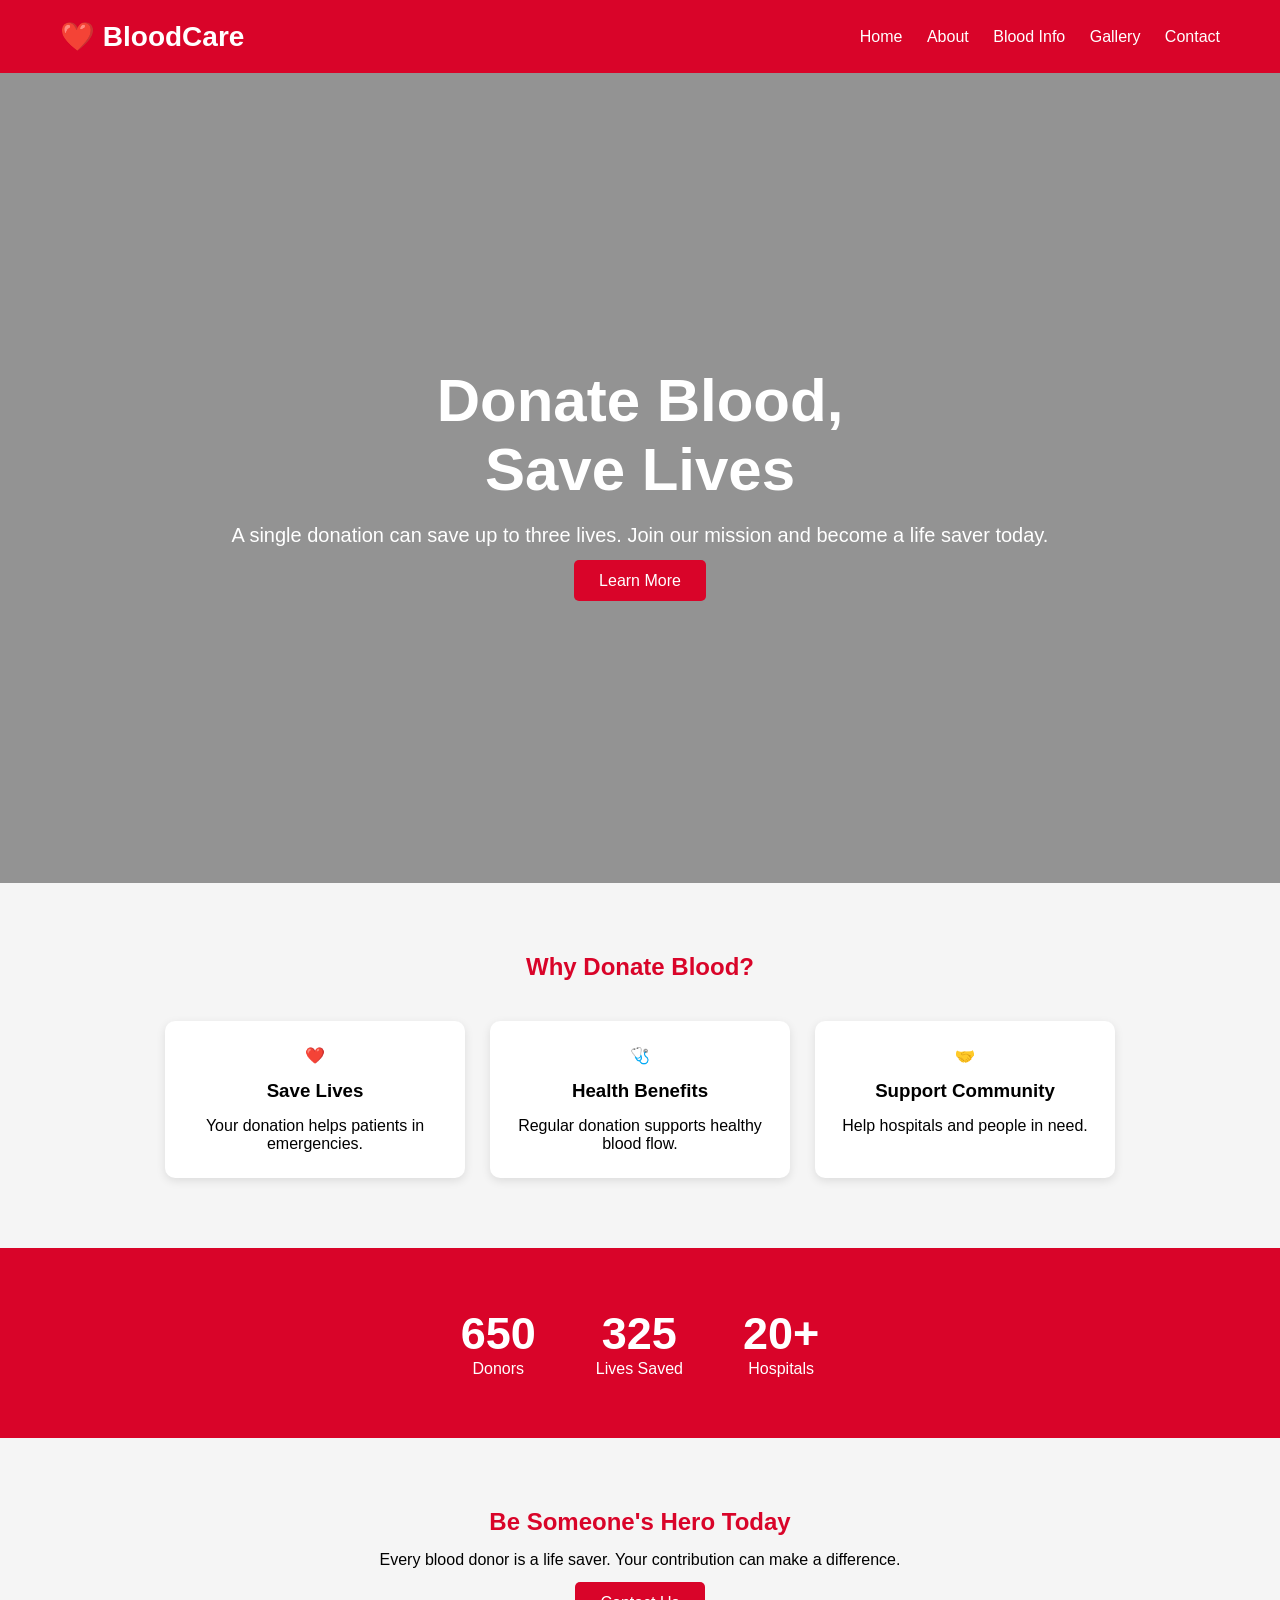
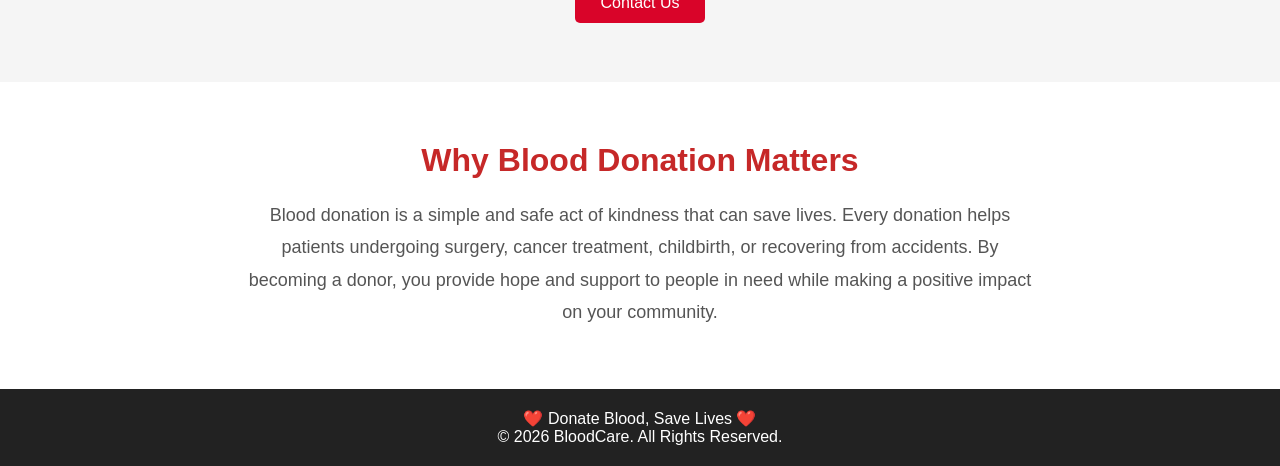
<file: index.html>
<!DOCTYPE html>
<html lang="en">
<head>
    <meta charset="UTF-8">
    <meta name="viewport" content="width=device-width, initial-scale=1.0">
    <title>BloodCare - Save Lives</title>
    <link rel="stylesheet" href="style.css">
</head>
<body>

    <!-- Header -->
    <header>
        <div class="logo">❤️ BloodCare</div>

        <nav>
            <a href="index.html">Home</a>
            <a href="about.html">About</a>
            <a href="blood.html">Blood Info</a>
             <a href="gallery.html" class="active">Gallery</a>
            <a href="contact.html">Contact</a>
        </nav>
    </header>

    <!-- Hero Section -->
    <section class="hero">

        <div class="hero-content">
            <h1>Donate Blood,<br> Save Lives</h1>

            <p>
                A single donation can save up to three lives.
                Join our mission and become a life saver today.
            </p>

            <a href="about.html" class="btn">
                Learn More
            </a>
        </div>

    </section>

    <!-- Features -->
    <section class="features">

        <h2>Why Donate Blood?</h2>

        <div class="feature-container">

            <div class="feature-box">
                ❤️
                <h3>Save Lives</h3>
                <p>Your donation helps patients in emergencies.</p>
            </div>

            <div class="feature-box">
                🩺
                <h3>Health Benefits</h3>
                <p>Regular donation supports healthy blood flow.</p>
            </div>

            <div class="feature-box">
                🤝
                <h3>Support Community</h3>
                <p>Help hospitals and people in need.</p>
            </div>

        </div>

    </section>

    <!-- Statistics -->
    <section class="stats">

        <div class="stat-box">
            <h2 class="counter" data-target="1000">0</h2>
            <p>Donors</p>
        </div>

        <div class="stat-box">
            <h2 class="counter" data-target="500">0</h2>
            <p>Lives Saved</p>
        </div>

        <div class="stat-box">
            <h2 class="counter" data-target="20">0</h2>
            <p>Hospitals</p>
        </div>

    </section>

    <!-- Call To Action -->
    <section class="cta">

        <h2>Be Someone's Hero Today</h2>

        <p>
            Every blood donor is a life saver.
            Your contribution can make a difference.
        </p>

        <a href="contact.html" class="btn">
            Contact Us
        </a>

    </section>
    <!-- About Blood Donation -->
<section class="donation-info">
    <div class="donation-content">
        <h2>Why Blood Donation Matters</h2>
        <p>
            Blood donation is a simple and safe act of kindness that can save lives.
            Every donation helps patients undergoing surgery, cancer treatment,
            childbirth, or recovering from accidents. By becoming a donor, you
            provide hope and support to people in need while making a positive
            impact on your community.
        </p>
    </div>
</section>

    <!-- Footer -->
    <footer>
        <p>❤️ Donate Blood, Save Lives ❤️</p>
        <p>&copy; 2026 BloodCare. All Rights Reserved.</p>
    </footer>

    <script src="script.js"></script>

</body>
</html>
</file>
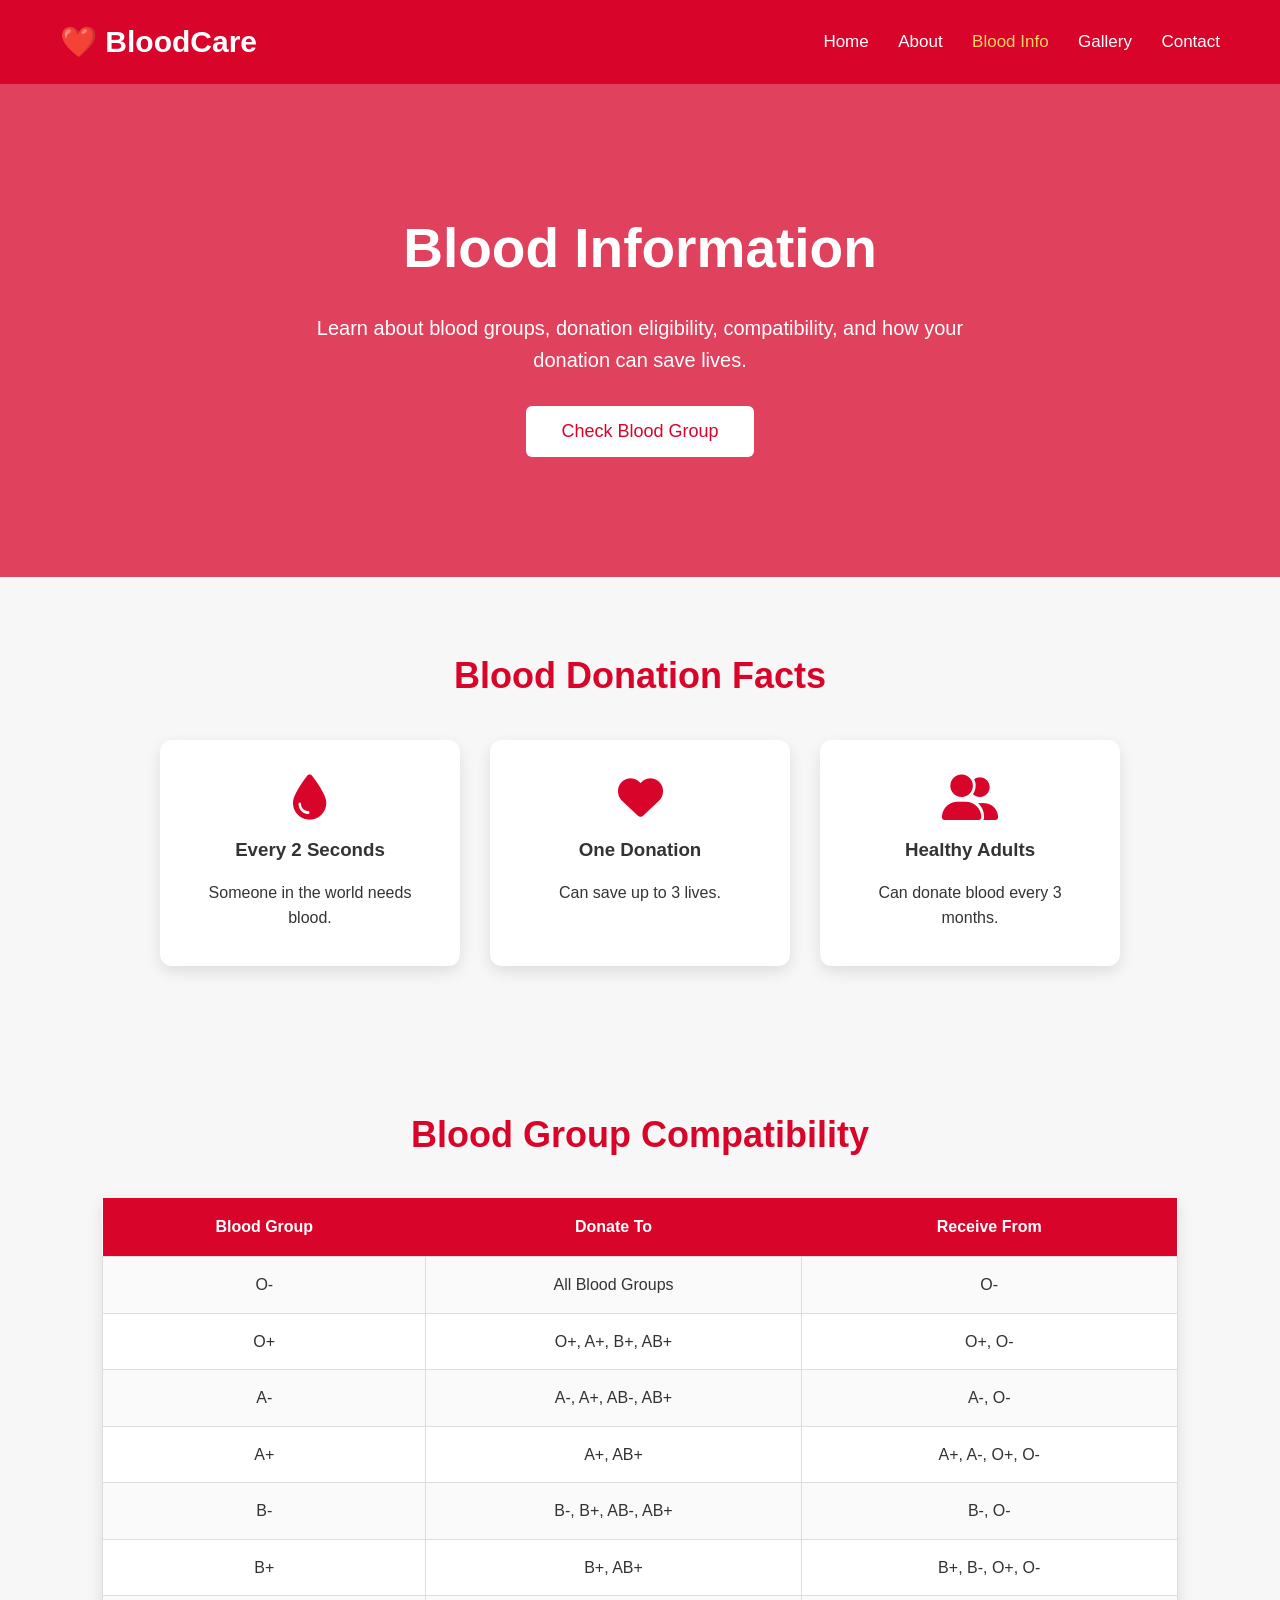
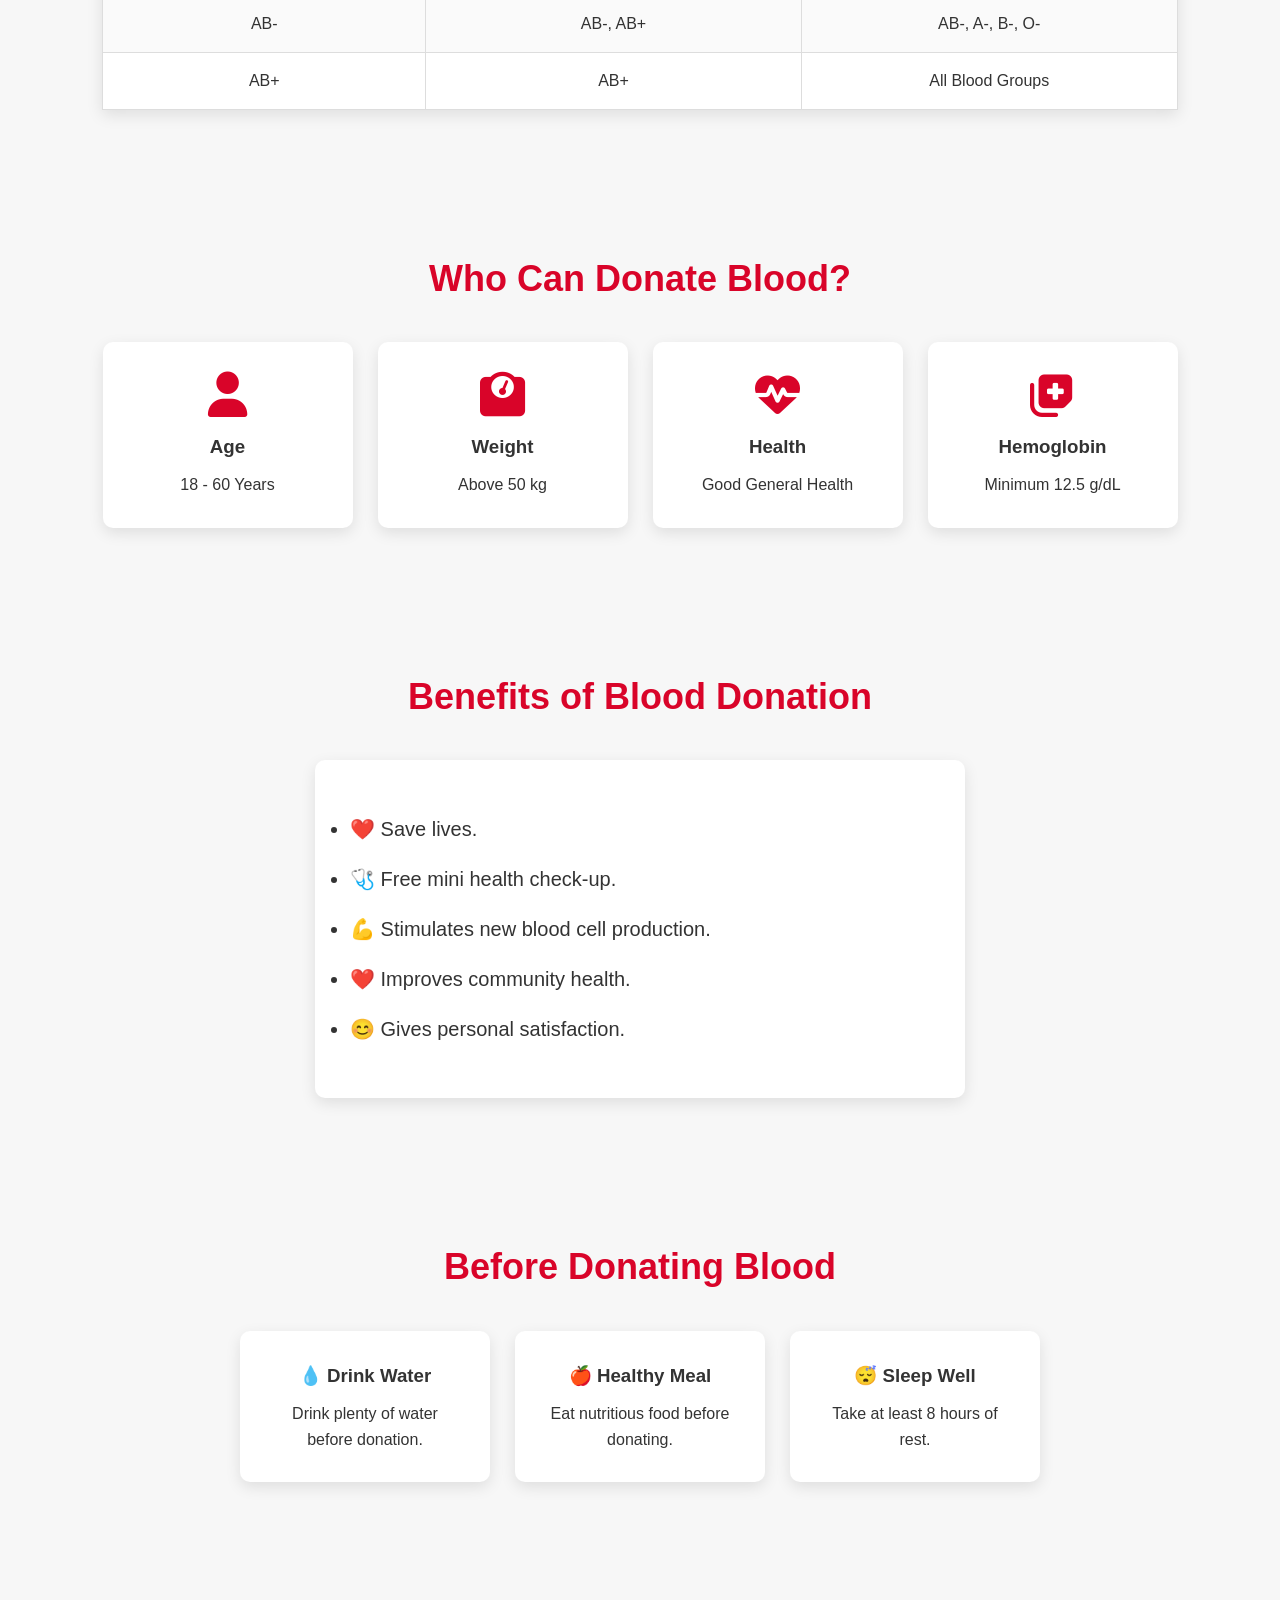
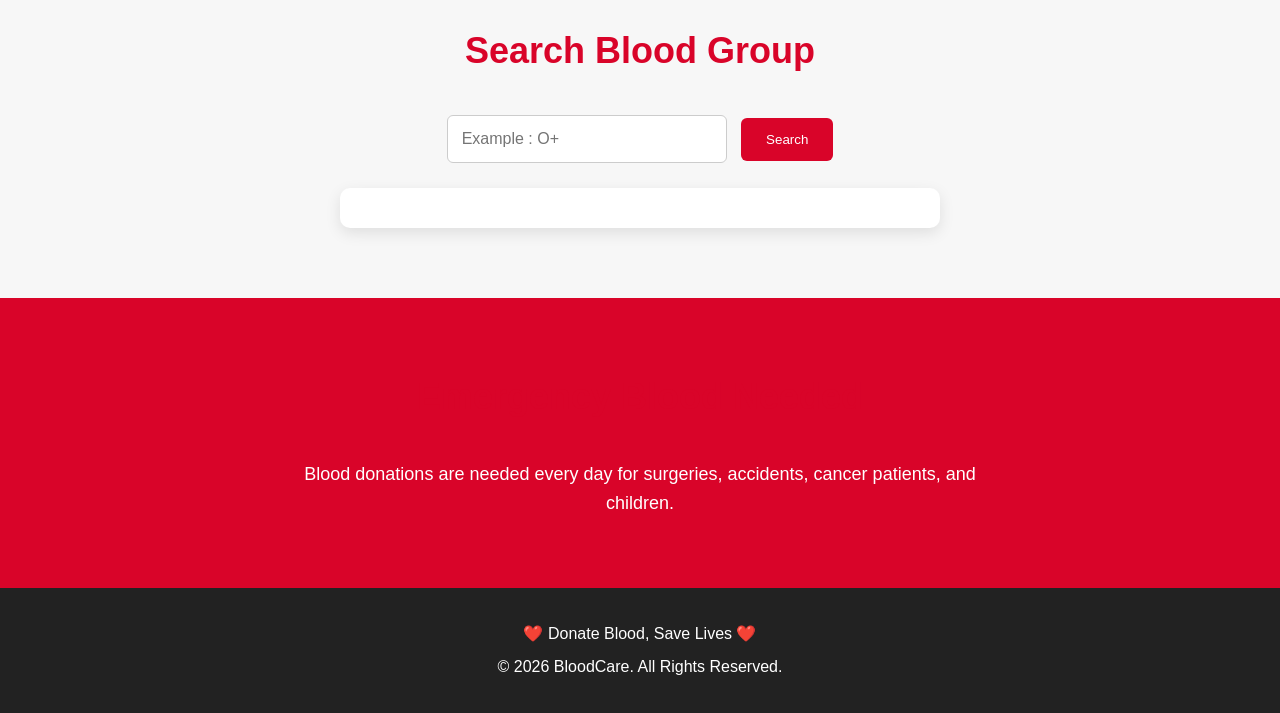
<file: blood.html>
<!DOCTYPE html>
<html lang="en">
<head>
    <meta charset="UTF-8">
    <meta name="viewport" content="width=device-width, initial-scale=1.0">
    <title>Blood Information | BloodCare</title>

    <link rel="stylesheet" href="blood.css">

    <!-- Font Awesome -->
    <link rel="stylesheet"
    href="https://cdnjs.cloudflare.com/ajax/libs/font-awesome/6.5.2/css/all.min.css">
</head>

<body>

<!-- ================= HEADER ================= -->

<header>
    <div class="logo"> ❤️ BloodCare</div>
        
    

    <nav>
        <a href="index.html">Home</a>
        <a href="about.html">About</a>
        <a href="blood.html" class="active">Blood Info</a>
        <a href="gallery.html">Gallery</a>
        <a href="contact.html">Contact</a>
    </nav>
</header>

<!-- ================= HERO ================= -->

<section class="hero">
    <div class="hero-content">
        <h1>Blood Information</h1>

        <p>
            Learn about blood groups,
            donation eligibility,
            compatibility,
            and how your donation can save lives.
        </p>

        <a href="#search">
            <button>Check Blood Group</button>
        </a>
    </div>
</section>

<!-- ================= FACTS ================= -->

<section class="facts">
    <h2>Blood Donation Facts</h2>

    <div class="fact-container">

        <div class="fact-card">
            <i class="fa-solid fa-droplet"></i>
            <h3>Every 2 Seconds</h3>
            <p>Someone in the world needs blood.</p>
        </div>

        <div class="fact-card">
            <i class="fa-solid fa-heart"></i>
            <h3>One Donation</h3>
            <p>Can save up to 3 lives.</p>
        </div>

        <div class="fact-card">
            <i class="fa-solid fa-user-group"></i>
            <h3>Healthy Adults</h3>
            <p>Can donate blood every 3 months.</p>
        </div>

    </div>
</section>

<!-- ================= BLOOD TABLE ================= -->

<section class="blood-groups">

<h2>Blood Group Compatibility</h2>

<table>

<tr>
<th>Blood Group</th>
<th>Donate To</th>
<th>Receive From</th>
</tr>

<tr>
<td>O-</td>
<td>All Blood Groups</td>
<td>O-</td>
</tr>

<tr>
<td>O+</td>
<td>O+, A+, B+, AB+</td>
<td>O+, O-</td>
</tr>

<tr>
<td>A-</td>
<td>A-, A+, AB-, AB+</td>
<td>A-, O-</td>
</tr>

<tr>
<td>A+</td>
<td>A+, AB+</td>
<td>A+, A-, O+, O-</td>
</tr>

<tr>
<td>B-</td>
<td>B-, B+, AB-, AB+</td>
<td>B-, O-</td>
</tr>

<tr>
<td>B+</td>
<td>B+, AB+</td>
<td>B+, B-, O+, O-</td>
</tr>

<tr>
<td>AB-</td>
<td>AB-, AB+</td>
<td>AB-, A-, B-, O-</td>
</tr>

<tr>
<td>AB+</td>
<td>AB+</td>
<td>All Blood Groups</td>
</tr>

</table>

</section>

<!-- ================= ELIGIBILITY ================= -->

<section class="eligibility">

<h2>Who Can Donate Blood?</h2>

<div class="cards">

<div class="card">
<i class="fa-solid fa-user"></i>
<h3>Age</h3>
<p>18 - 60 Years</p>
</div>

<div class="card">
<i class="fa-solid fa-weight-scale"></i>
<h3>Weight</h3>
<p>Above 50 kg</p>
</div>

<div class="card">
<i class="fa-solid fa-heart-pulse"></i>
<h3>Health</h3>
<p>Good General Health</p>
</div>

<div class="card">
<i class="fa-solid fa-notes-medical"></i>
<h3>Hemoglobin</h3>
<p>Minimum 12.5 g/dL</p>
</div>

</div>

</section>

<!-- ================= BENEFITS ================= -->

<section class="benefits">

<h2>Benefits of Blood Donation</h2>

<ul>
<li>❤️ Save lives.</li>
<li>🩺 Free mini health check-up.</li>
<li>💪 Stimulates new blood cell production.</li>
<li>❤️ Improves community health.</li>
<li>😊 Gives personal satisfaction.</li>
</ul>

</section>

<!-- ================= TIPS ================= -->

<section class="tips">

<h2>Before Donating Blood</h2>

<div class="cards">

<div class="card">
<h3>💧 Drink Water</h3>
<p>Drink plenty of water before donation.</p>
</div>

<div class="card">
<h3>🍎 Healthy Meal</h3>
<p>Eat nutritious food before donating.</p>
</div>

<div class="card">
<h3>😴 Sleep Well</h3>
<p>Take at least 8 hours of rest.</p>
</div>

</div>

</section>

<!-- ================= SEARCH ================= -->

<section class="search-section" id="search">

<h2>Search Blood Group</h2>

<input
type="text"
id="bloodGroup"
placeholder="Example : O+">

<button onclick="searchBlood()">
Search
</button>

<div id="result"></div>

</section>

<!-- ================= EMERGENCY ================= -->

<section class="emergency">

<h2>Emergency Blood Needed</h2>

<p>
Blood donations are needed every day
for surgeries,
accidents,
cancer patients,
and children.
</p>

</section>

<!-- ================= FOOTER ================= -->

<footer>

<p>❤️ Donate Blood, Save Lives ❤️</p>

<p>© 2026 BloodCare. All Rights Reserved.</p>

</footer>

<script src="blood.js"></script>

</body>
</html>
</file>
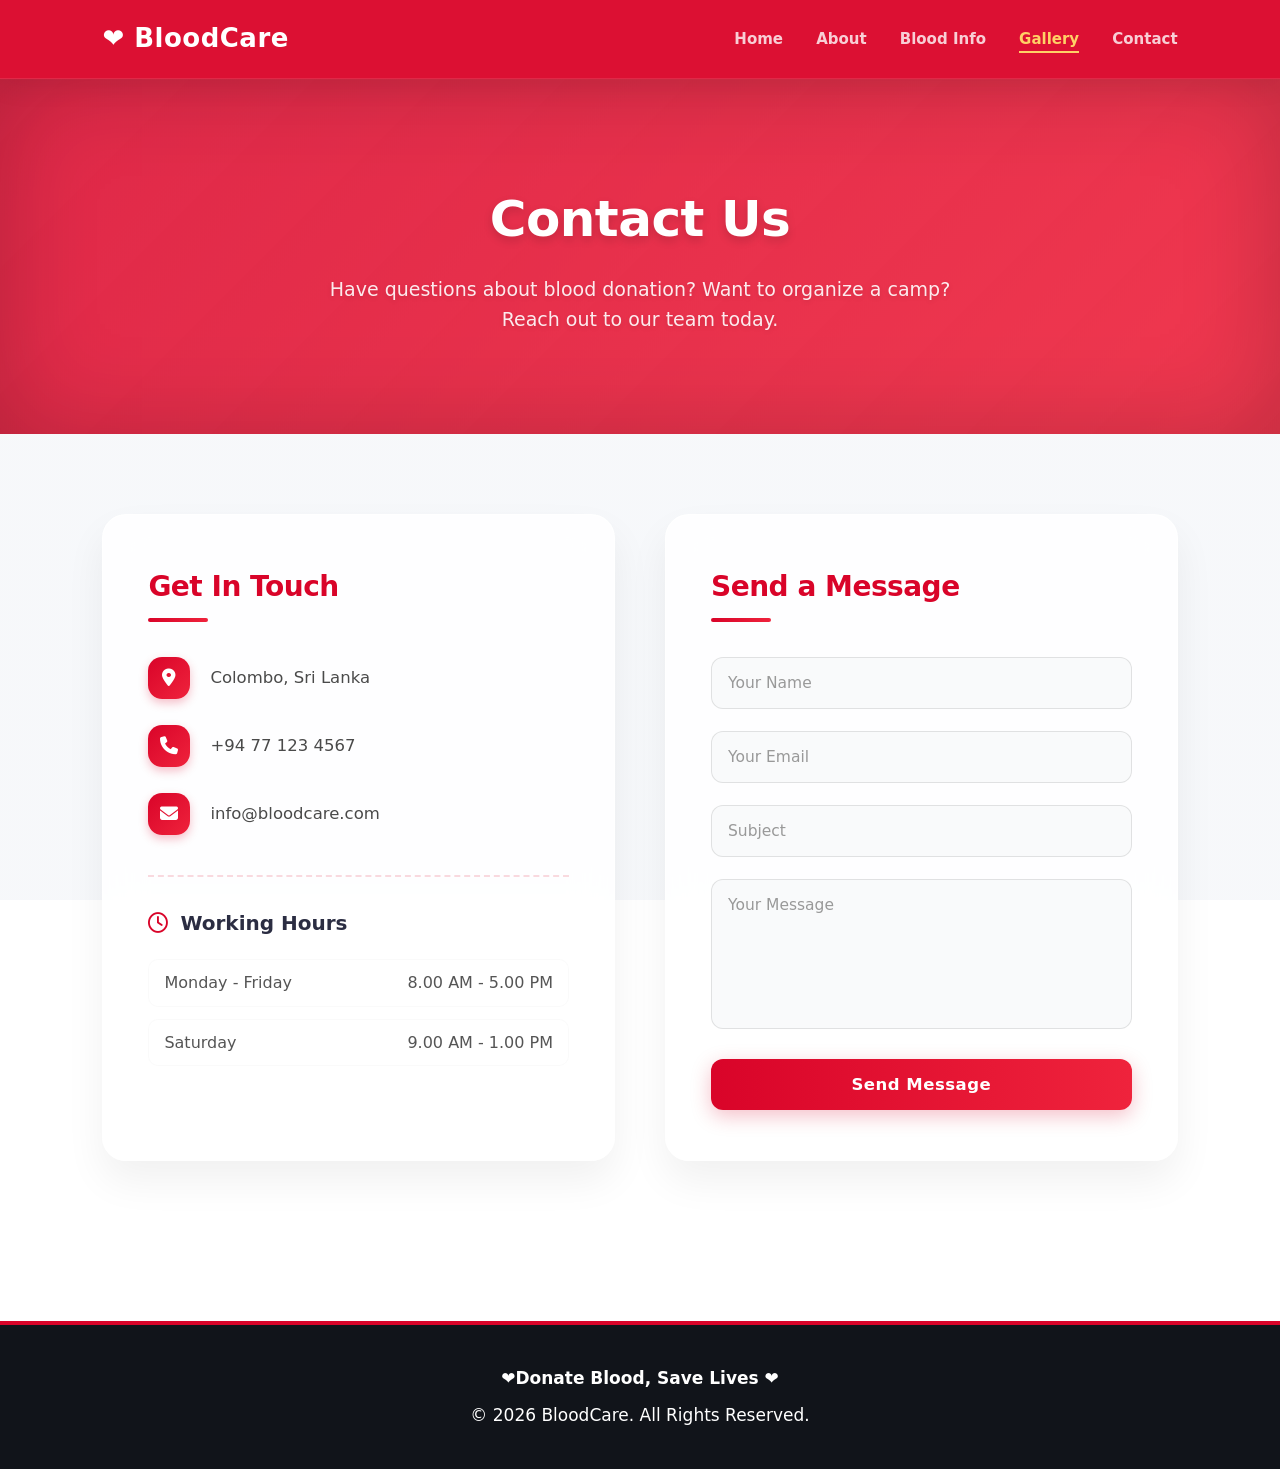
<file: contact.html>
<!DOCTYPE html>
<html lang="en">
<head>
    <meta charset="UTF-8">
    <meta name="viewport" content="width=device-width, initial-scale=1.0">
    <title>Contact Us - BloodCare</title>
    <link rel="stylesheet" href="https://cdnjs.cloudflare.com/ajax/libs/font-awesome/6.4.0/css/all.min.css">
    
    <style>
        * {
            margin: 0;
            padding: 0;
            box-sizing: border-box;
            font-family: 'Segoe UI', system-ui, -apple-system, sans-serif;
        }

        body {
            background: linear-gradient(rgba(245, 247, 250, 0.85), rgba(245, 247, 250, 0.85)), 
                        url('https://images.unsplash.com/photo-1615461066841-6116e61058f4?q=80&w=1920&auto=format&fit=crop');
            background-size: cover;
            background-position: center;
            background-attachment: fixed;
            color: #2b2d42;
            line-height: 1.6;
        }

        header {
            background: rgba(219, 4, 41, 0.95);
            backdrop-filter: blur(15px);
            -webkit-backdrop-filter: blur(15px);
            color: white;
            padding: 18px 8%;
            display: flex;
            justify-content: space-between;
            align-items: center;
            box-shadow: 0 4px 30px rgba(0, 0, 0, 0.08);
            position: sticky;
            top: 0;
            z-index: 1000;
            border-bottom: 1px solid rgba(255, 255, 255, 0.1);
        }

        .logo {
            font-size: 26px;
            font-weight: 700;
            letter-spacing: 0.5px;
            display: flex;
            align-items: center;
            gap: 10px;
        }

        nav a {
            color: rgba(255, 255, 255, 0.8);
            text-decoration: none;
            margin-left: 28px;
            font-weight: 600;
            font-size: 15px;
            transition: all 0.3s ease;
            position: relative;
            padding: 5px 0;
        }

        nav a::after {
            content: '';
            position: absolute;
            bottom: 0;
            left: 0;
            width: 0;
            height: 2px;
            background: #ffd166;
            transition: width 0.3s ease;
        }

        nav a:hover::after,
        .active::after {
            width: 100%;
        }

        nav a:hover,
        .active {
            color: #ffd166 !important;
        }

        .hero {
            background: linear-gradient(135deg, rgba(219, 4, 41, 0.85), rgba(239, 35, 60, 0.9)),
                        url('https://images.unsplash.com/photo-1615461066841-6116e61058f4?q=80&w=1920&auto=format&fit=crop');
            background-size: cover;
            background-position: center;
            text-align: center;
            padding: 100px 20px;
            color: white;
            position: relative;
            box-shadow: inset 0 0 100px rgba(0,0,0,0.2);
        }

        .hero h1 {
            color: white;
            font-size: 50px;
            font-weight: 800;
            margin-bottom: 15px;
            letter-spacing: -0.5px;
            text-shadow: 0 4px 10px rgba(0, 0, 0, 0.15);
        }

        .hero p {
            color: rgba(255, 255, 255, 0.9);
            font-size: 19px;
            max-width: 650px;
            margin: 0 auto;
            font-weight: 400;
            text-shadow: 0 2px 5px rgba(0, 0, 0, 0.1);
        }

        .contact-container {
            display: flex;
            justify-content: center;
            gap: 50px;
            padding: 80px 8%;
            flex-wrap: wrap;
        }

        .contact-info,
        .contact-form {
            background: rgba(255, 255, 255, 0.85);
            padding: 50px 45px;
            border-radius: 24px;
            box-shadow: 0 20px 40px rgba(0, 0, 0, 0.06);
            width: 100%;
            max-width: 520px;
            flex: 1 1 450px;
            border: 1px solid rgba(255, 255, 255, 0.7);
            backdrop-filter: blur(20px);
            -webkit-backdrop-filter: blur(20px);
            transition: transform 0.4s ease, box-shadow 0.4s ease;
        }

        .contact-info:hover,
        .contact-form:hover {
            transform: translateY(-5px);
            box-shadow: 0 30px 50px rgba(219, 4, 41, 0.1);
        }

        .contact-info h2,
        .contact-form h2 {
            color: #d90429;
            margin-bottom: 35px;
            font-size: 28px;
            position: relative;
            padding-bottom: 12px;
            font-weight: 700;
            letter-spacing: -0.5px;
        }

        .contact-info h2::after,
        .contact-form h2::after {
            content: '';
            position: absolute;
            left: 0;
            bottom: 0;
            width: 60px;
            height: 4px;
            background: linear-gradient(90deg, #d90429, #ef233c);
            border-radius: 4px;
        }

        .info-item {
            display: flex;
            align-items: center;
            margin: 26px 0;
            font-size: 16.5px;
            color: #4a4a4a;
            font-weight: 500;
        }

        .info-item i {
            font-size: 18px;
            color: white;
            margin-right: 20px;
            width: 42px;
            height: 42px;
            background: linear-gradient(135deg, #d90429, #ef233c);
            border-radius: 14px;
            display: flex;
            align-items: center;
            justify-content: center;
            box-shadow: 0 4px 10px rgba(219, 4, 41, 0.25);
        }

        .hours {
            margin-top: 40px;
            padding-top: 30px;
            border-top: 2px dashed rgba(219, 4, 41, 0.15);
        }

        .hours h3 {
            color: #2b2d42;
            margin-bottom: 20px;
            font-size: 20px;
            font-weight: 700;
            display: flex;
            align-items: center;
            gap: 12px;
        }

        .hours h3 i {
            color: #d90429;
        }

        .hours p {
            margin: 12px 0;
            color: #555;
            display: flex;
            justify-content: space-between;
            font-size: 16px;
            font-weight: 500;
            background: rgba(255, 255, 255, 0.5);
            padding: 10px 15px;
            border-radius: 10px;
            border: 1px solid rgba(0,0,0,0.02);
        }

        .form-group {
            margin-bottom: 22px;
        }

        .contact-form input,
        .contact-form textarea {
            width: 100%;
            padding: 16px;
            border: 1px solid rgba(0, 0, 0, 0.1);
            border-radius: 12px;
            font-size: 15.5px;
            transition: all 0.3s ease;
            background: rgba(248, 249, 250, 0.8);
            color: #2b2d42;
            font-weight: 500;
        }

        .contact-form input::placeholder,
        .contact-form textarea::placeholder {
            color: #999;
        }

        .contact-form input:focus,
        .contact-form textarea:focus {
            border-color: #d90429;
            box-shadow: 0 0 0 4px rgba(217, 4, 41, 0.12);
            outline: none;
            background: white;
        }

        .contact-form textarea {
            height: 150px;
            resize: none;
        }

        .contact-form button {
            width: 100%;
            padding: 16px;
            background: linear-gradient(90deg, #d90429, #ef233c);
            color: white;
            border: none;
            border-radius: 12px;
            font-size: 16.5px;
            font-weight: 600;
            cursor: pointer;
            transition: all 0.3s ease;
            box-shadow: 0 6px 20px rgba(217, 4, 41, 0.25);
            letter-spacing: 0.5px;
        }

        .contact-form button:hover {
            background: linear-gradient(90deg, #b00020, #d90429);
            transform: translateY(-2px);
            box-shadow: 0 8px 25px rgba(217, 4, 41, 0.35);
        }

        .contact-form button:active {
            transform: translateY(0);
        }

        footer {
            background: #11141a;
            color:white;
            text-align: center;
            padding: 40px 20px;
            margin-top: 80px;
            font-size: 17px;
            border-top: 4px solid #d90429;
        }

        footer p:first-child {
            color:white;
            font-weight: 700;
            font-size: 17px;
            margin-bottom: 10px;
            display: flex;
            align-items: center;
            justify-content: center;
            gap: 8px;
        }
    </style>
</head>
<body>

   <!-- Header -->
    <header>
        <div class="logo">❤️ BloodCare</div>

        <nav>
            <a href="index.html">Home</a>
            <a href="about.html">About</a>
            <a href="blood.html">Blood Info</a>
             <a href="gallery.html" class="active">Gallery</a>
            <a href="contact.html">Contact</a>
        </nav>
    </header>

    <section class="hero">
        <h1>Contact Us</h1>
        <p>Have questions about blood donation? Want to organize a camp? Reach out to our team today.</p>
    </section>

    <section class="contact-container">

        <div class="contact-info">
            <h2>Get In Touch</h2>
            <div class="info-item">
                <i class="fa-solid fa-location-dot"></i>
                <span>Colombo, Sri Lanka</span>
            </div>
            <div class="info-item">
                <i class="fa-solid fa-phone"></i>
                <span>+94 77 123 4567</span>
            </div>
            <div class="info-item">
                <i class="fa-solid fa-envelope"></i>
                <span>info@bloodcare.com</span>
            </div>

            <div class="hours">
                <h3><i class="fa-regular fa-clock"></i> Working Hours</h3>
                <p><span>Monday - Friday</span> <span>8.00 AM - 5.00 PM</span></p>
                <p><span>Saturday</span> <span>9.00 AM - 1.00 PM</span></p>
            </div>
        </div>

        <div class="contact-form">
            <h2>Send a Message</h2>
            <form id="contactForm">
                <div class="form-group">
                    <input type="text" id="name" placeholder="Your Name" required>
                </div>
                <div class="form-group">
                    <input type="email" id="email" placeholder="Your Email" required>
                </div>
                <div class="form-group">
                    <input type="text" id="subject" placeholder="Subject" required>
                </div>
                <div class="form-group">
                    <textarea id="message" placeholder="Your Message" required></textarea>
                </div>
                <button type="submit">Send Message</button>
            </form>
        </div>

    </section>

    <footer>
        <p> ❤️Donate Blood, Save Lives ❤️</p>
        <p>&copy; 2026 BloodCare. All Rights Reserved.</p>
    </footer>

    <script>
        document.getElementById("contactForm").addEventListener("submit", function(event) {
            event.preventDefault();

            let name = document.getElementById("name").value.trim();
            let email = document.getElementById("email").value.trim();
            let subject = document.getElementById("subject").value.trim();
            let message = document.getElementById("message").value.trim();

            if (name === "" || email === "" || subject === "" || message === "") {
                alert("Please fill all fields!");
                return;
            }

            alert("Thank you, " + name + "! Your message has been sent successfully.");
            document.getElementById("contactForm").reset();
        });
    </script>

</body>
</html>
</file>
<file: style.css>
*{
    margin:0;
    padding:0;
    box-sizing:border-box;
    font-family:Arial, sans-serif;
}

body{
    background:#f5f5f5;
}

/* Header */
header{
    background:#d90429;
    color:white;
    padding:20px 60px;
    display:flex;
    justify-content:space-between;
    align-items:center;
}

.logo{
    font-size:28px;
    font-weight:bold;
}

nav a{
    color:white;
    text-decoration:none;
    margin-left:20px;
    transition:0.3s;
}

nav a:hover{
    color:#ffd166;
}

/* Hero */
.hero{
    height:90vh;
    background:linear-gradient(rgba(0,0,0,0.4),
    rgba(0,0,0,0.4)),
    url(https://www.makatimed.net.ph/wp-content/uploads/2021/01/1000-67.jpg);
    background-size:cover;
    background-position:center;
    display:flex;
    justify-content:center;
    align-items:center;
    text-align:center;
    color:white;
}

.hero-content h1{
    font-size:60px;
    margin-bottom:20px;
}

.hero-content p{
    font-size:20px;
    margin-bottom:25px;
}

.btn{
    background:#d90429;
    color:white;
    text-decoration:none;
    padding:12px 25px;
    border-radius:5px;
    transition:0.3s;
}

.btn:hover{
    background:#b00020;
}

/* Features */
.features{
    padding:70px 50px;
    text-align:center;
}

.features h2{
    color:#d90429;
    margin-bottom:40px;
}

.feature-container{
    display:flex;
    justify-content:center;
    gap:25px;
    flex-wrap:wrap;
}

.feature-box{
    background:white;
    width:300px;
    padding:25px;
    border-radius:10px;
    box-shadow:0 3px 10px rgba(0,0,0,0.1);
    transition:0.3s;
}

.feature-box:hover{
    transform:translateY(-8px);
}

.feature-box h3{
    margin:15px 0;
}

/* Stats */
.stats{
    background:#d90429;
    color:white;
    display:flex;
    justify-content:center;
    gap:60px;
    flex-wrap:wrap;
    padding:60px 20px;
}

.stat-box{
    text-align:center;
}

.stat-box h2{
    font-size:45px;
}

/* CTA */
.cta{
    text-align:center;
    padding:70px 20px;
}

.cta h2{
    color:#d90429;
    margin-bottom:15px;
}

.cta p{
    margin-bottom:25px;
}

/* Footer */
footer{
    background:#222;
    color:white;
    text-align:center;
    padding:20px;
}
/* Donation Information */

.donation-info{
    background:#fff;
    padding:60px 20px;
    text-align:center;
}

.donation-content{
    max-width:800px;
    margin:auto;
}

.donation-content h2{
    color:#c62828;
    margin-bottom:20px;
    font-size:32px;
}

.donation-content p{
    font-size:18px;
    line-height:1.8;
    color:#555;
}
</file>
<file: blood.css>
*{
    margin:0;
    padding:0;
    box-sizing:border-box;
    font-family:Arial, Helvetica, sans-serif;
}

html{
    scroll-behavior:smooth;
}

body{
    background:#f7f7f7;
    color:#333;
    line-height:1.6;
}



header{
    background:#d90429;
    color:white;
    display:flex;
    justify-content:space-between;
    align-items:center;
    padding:18px 60px;
    position:sticky;
    top:0;
    z-index:1000;
}

.logo{
    font-size:30px;
    font-weight:bold;
}

.logo i{
    margin-right:8px;
}

nav a{
    color:white;
    text-decoration:none;
    margin-left:25px;
    font-size:17px;
    transition:.3s;
}

nav a:hover,
nav a.active{
    color:#ffd166;
}

/* ===========================
   HERO
=========================== */

.hero{
    background:linear-gradient(rgba(217,4,41,.75),rgba(217,4,41,.75)),
    url("https://images.unsplash.com/photo-1584515933487-779824d29309?auto=format&fit=crop&w=1400&q=80");
    background-size:cover;
    background-position:center;
    color:white;
    text-align:center;
    padding:120px 20px;
}

.hero h1{
    font-size:55px;
    margin-bottom:20px;
}

.hero p{
    max-width:700px;
    margin:auto;
    font-size:20px;
}

.hero button{
    margin-top:30px;
    padding:15px 35px;
    border:none;
    border-radius:6px;
    background:white;
    color:#d90429;
    font-size:18px;
    cursor:pointer;
    transition:.3s;
}

.hero button:hover{
    background:#ffd166;
}



section{
    padding:70px 8%;
}

section h2{
    text-align:center;
    color:#d90429;
    margin-bottom:35px;
    font-size:36px;
}



.fact-container{
    display:flex;
    justify-content:center;
    gap:30px;
    flex-wrap:wrap;
}

.fact-card{
    background:white;
    width:300px;
    padding:35px;
    border-radius:12px;
    text-align:center;
    box-shadow:0 6px 15px rgba(0,0,0,.1);
    transition:.3s;
}

.fact-card:hover{
    transform:translateY(-10px);
}

.fact-card i{
    font-size:45px;
    color:#d90429;
    margin-bottom:15px;
}

.fact-card h3{
    margin-bottom:15px;
}


table{
    width:100%;
    border-collapse:collapse;
    background:white;
    box-shadow:0 5px 15px rgba(0,0,0,.1);
}

table th{
    background:#d90429;
    color:white;
    padding:16px;
}

table td{
    padding:15px;
    border:1px solid #ddd;
    text-align:center;
}

table tr:nth-child(even){
    background:#fafafa;
}

table tr:hover{
    background:#ffe8eb;
}



.cards{
    display:flex;
    justify-content:center;
    gap:25px;
    flex-wrap:wrap;
}

.card{
    background:white;
    width:250px;
    padding:30px;
    text-align:center;
    border-radius:10px;
    box-shadow:0 5px 15px rgba(0,0,0,.1);
    transition:.3s;
}

.card:hover{
    transform:translateY(-8px);
}

.card i{
    font-size:45px;
    color:#d90429;
    margin-bottom:15px;
}

.card h3{
    margin-bottom:10px;
}



.benefits ul{
    max-width:650px;
    margin:auto;
    background:white;
    border-radius:10px;
    padding:35px;
    box-shadow:0 5px 15px rgba(0,0,0,.1);
}

.benefits li{
    font-size:20px;
    margin:18px 0;
}

/* ===========================
   SEARCH
=========================== */

.search-section{
    text-align:center;
}

.search-section input{
    width:280px;
    padding:14px;
    border:1px solid #ccc;
    border-radius:6px;
    font-size:16px;
}

.search-section button{
    padding:14px 25px;
    border:none;
    border-radius:6px;
    background:#d90429;
    color:white;
    cursor:pointer;
    margin-left:10px;
    transition:.3s;
}

.search-section button:hover{
    background:#b00020;
}

#result{
    margin-top:25px;
    background:white;
    padding:20px;
    border-radius:10px;
    font-size:20px;
    max-width:600px;
    margin-left:auto;
    margin-right:auto;
    box-shadow:0 5px 15px rgba(0,0,0,.1);
}



.emergency{
    background:#d90429;
    color:white;
    text-align:center;
}

.emergency p{
    max-width:700px;
    margin:auto;
    font-size:18px;
}

.emergency button{
    margin-top:30px;
    padding:15px 35px;
    background:white;
    color:#d90429;
    border:none;
    border-radius:6px;
    font-size:18px;
    cursor:pointer;
    transition:.3s;
}

.emergency button:hover{
    background:#ffd166;
}



footer{
    background:#222;
    color:white;
    text-align:center;
    padding:25px;
}

footer p{
    margin:8px 0;
}



@media(max-width:768px){

header{
    flex-direction:column;
    padding:20px;
}

nav{
    margin-top:15px;
}

nav a{
    display:inline-block;
    margin:10px;
}

.hero h1{
    font-size:38px;
}

.hero p{
    font-size:18px;
}

table{
    font-size:14px;
}

.search-section input{
    width:90%;
    margin-bottom:15px;
}

.search-section button{
    margin-left:0;
    width:90%;
}

.fact-card,
.card{
    width:100%;
}

}
</file>
